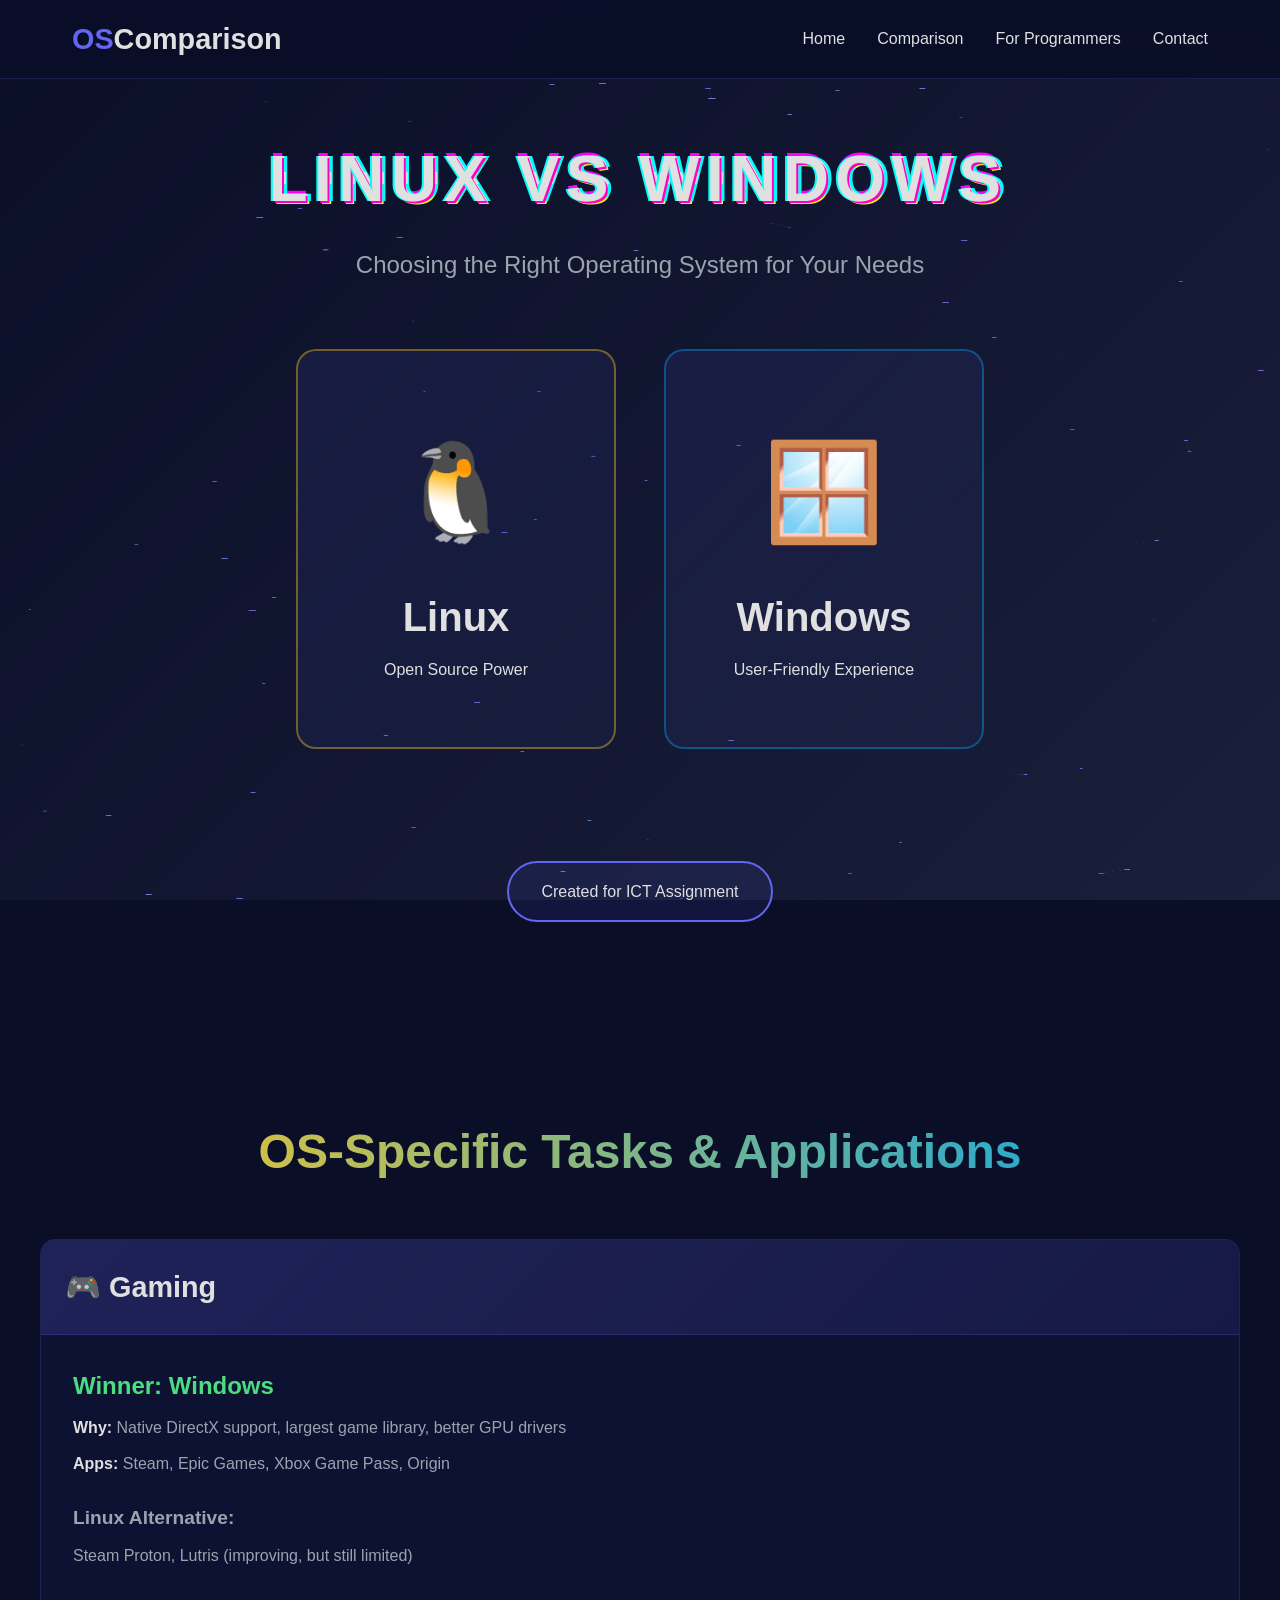
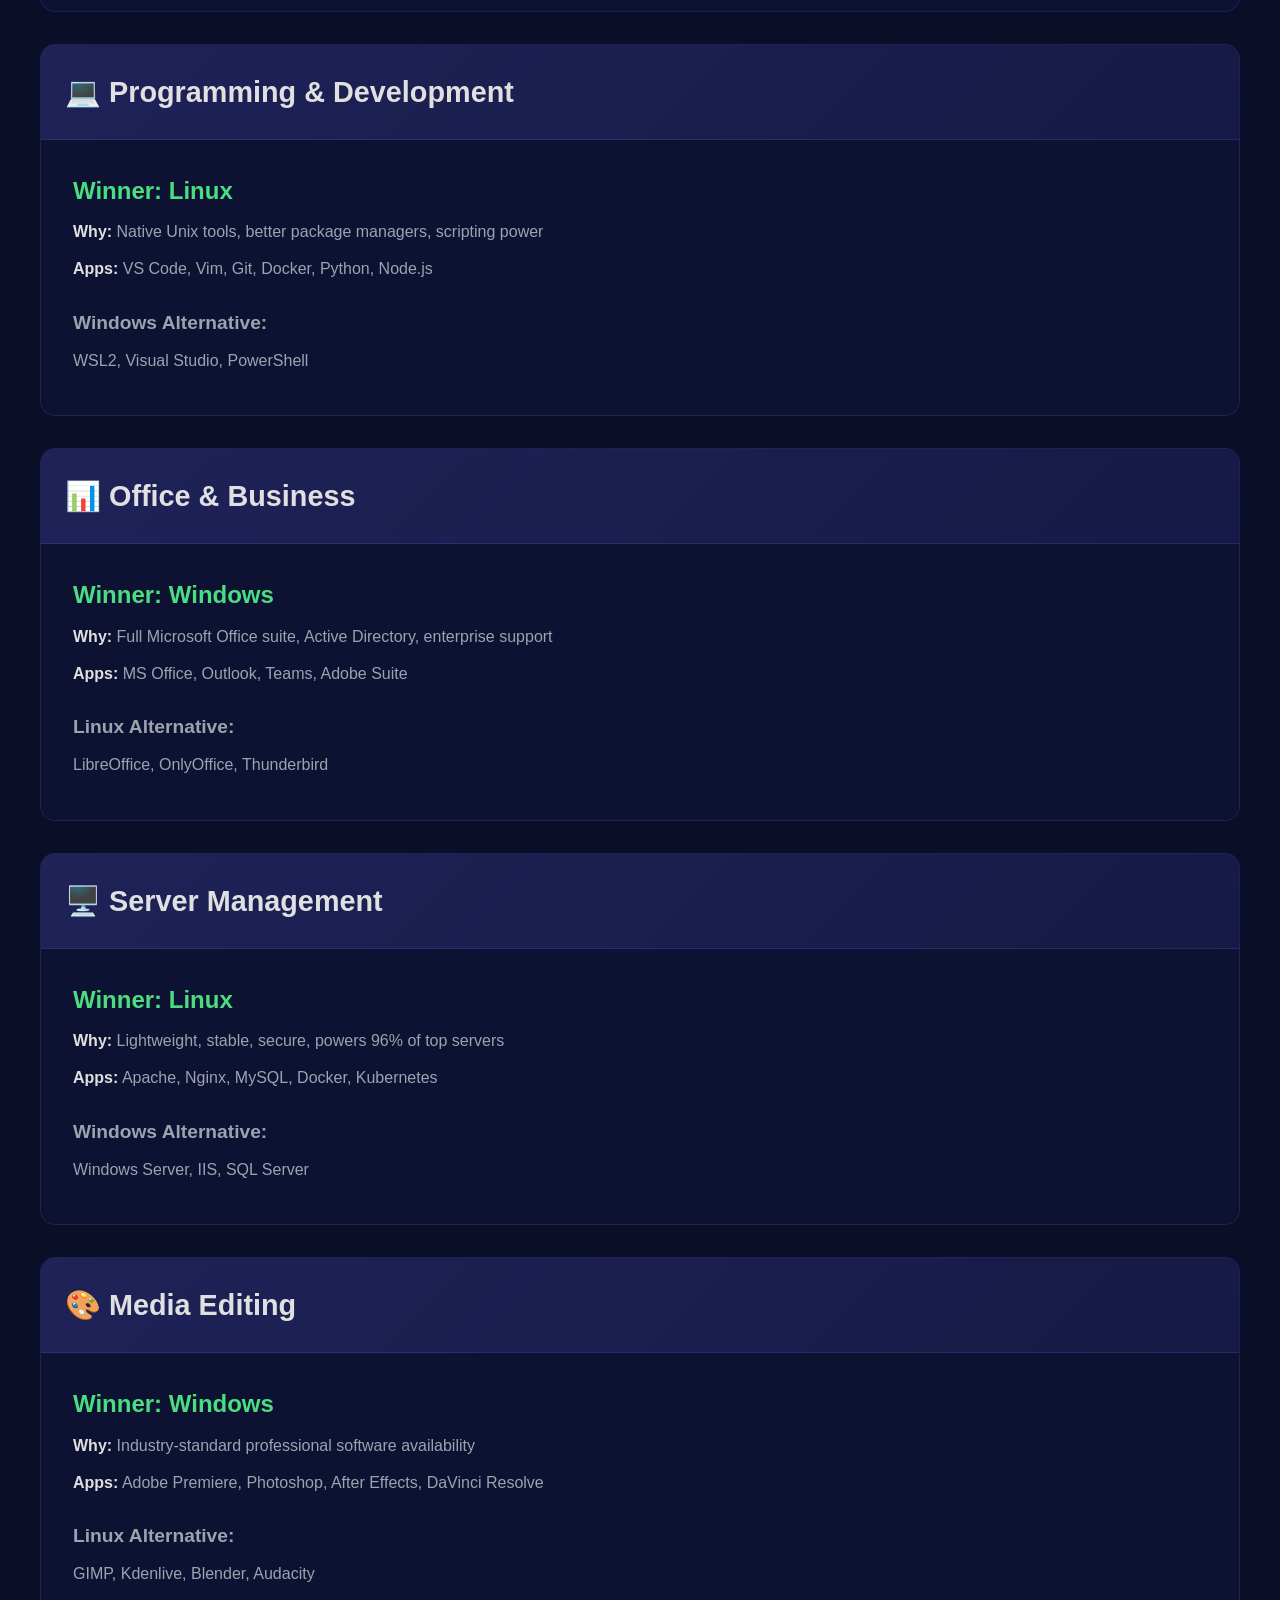
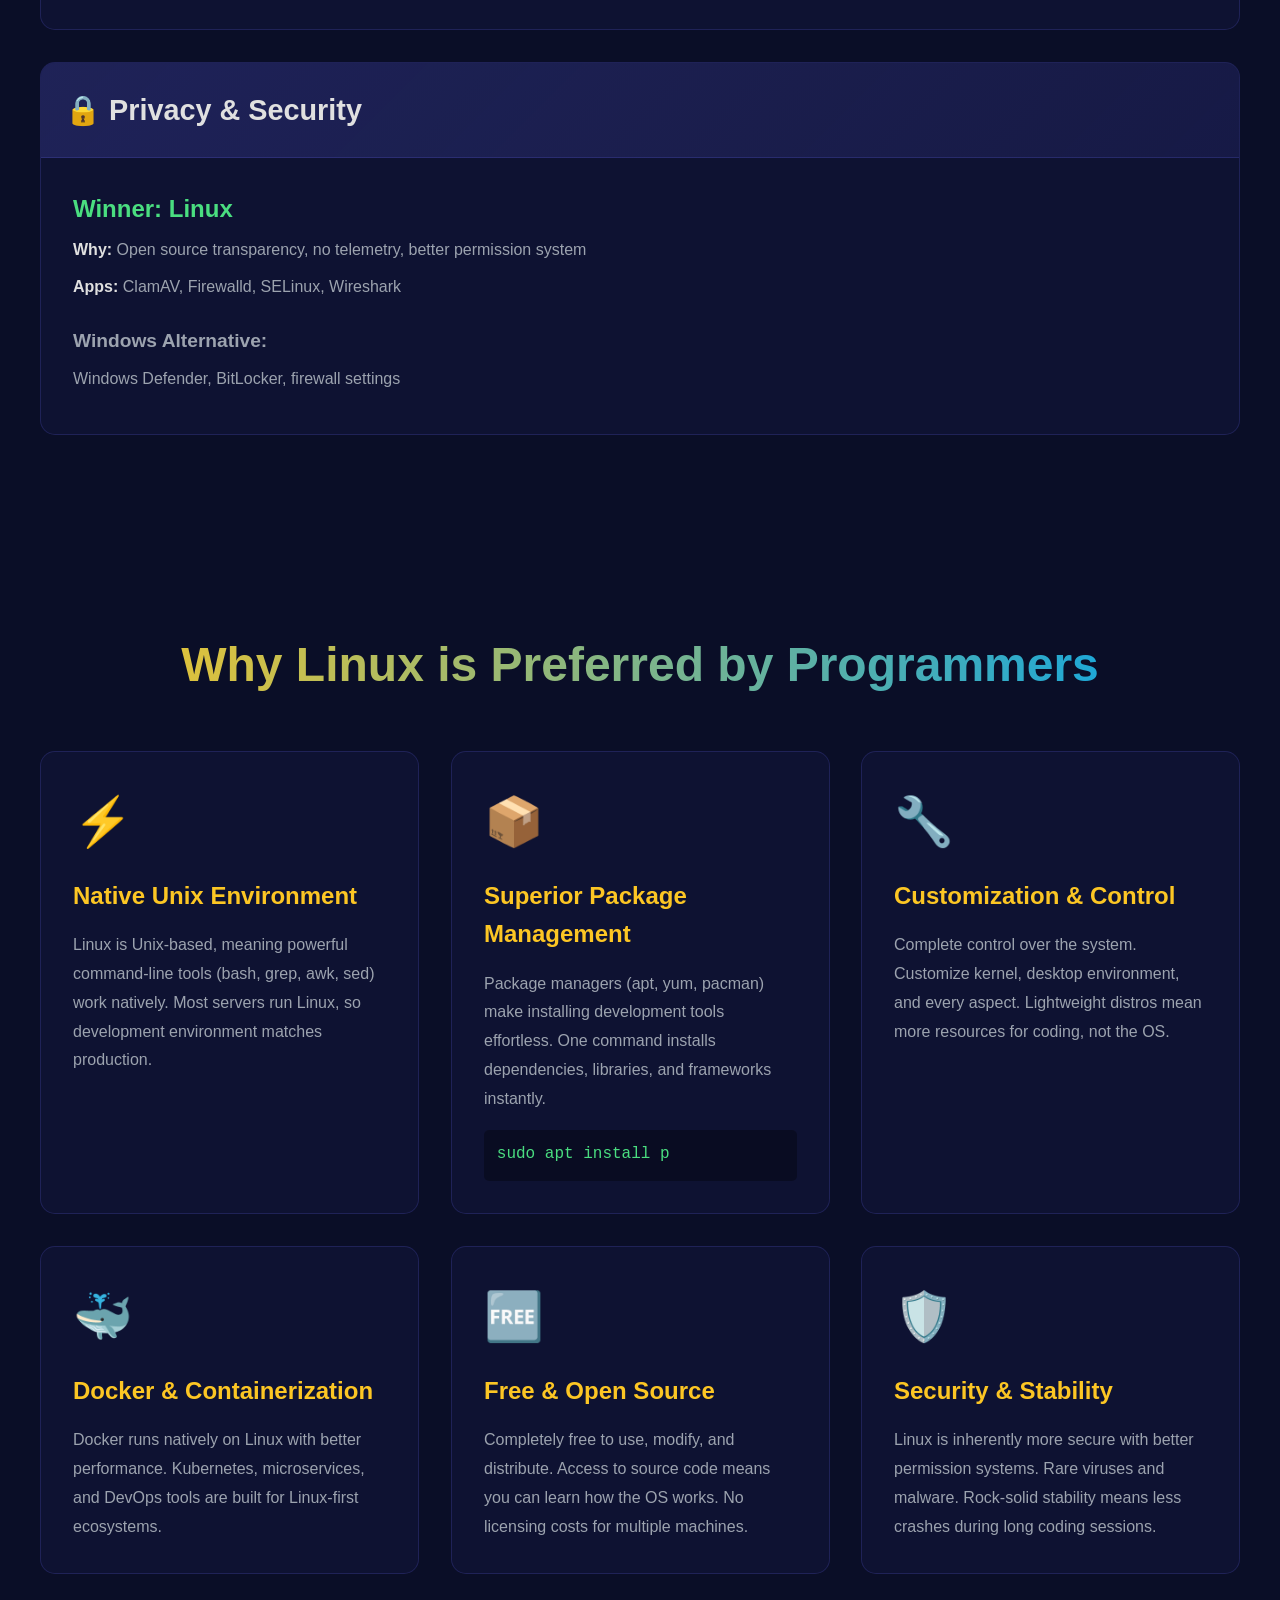
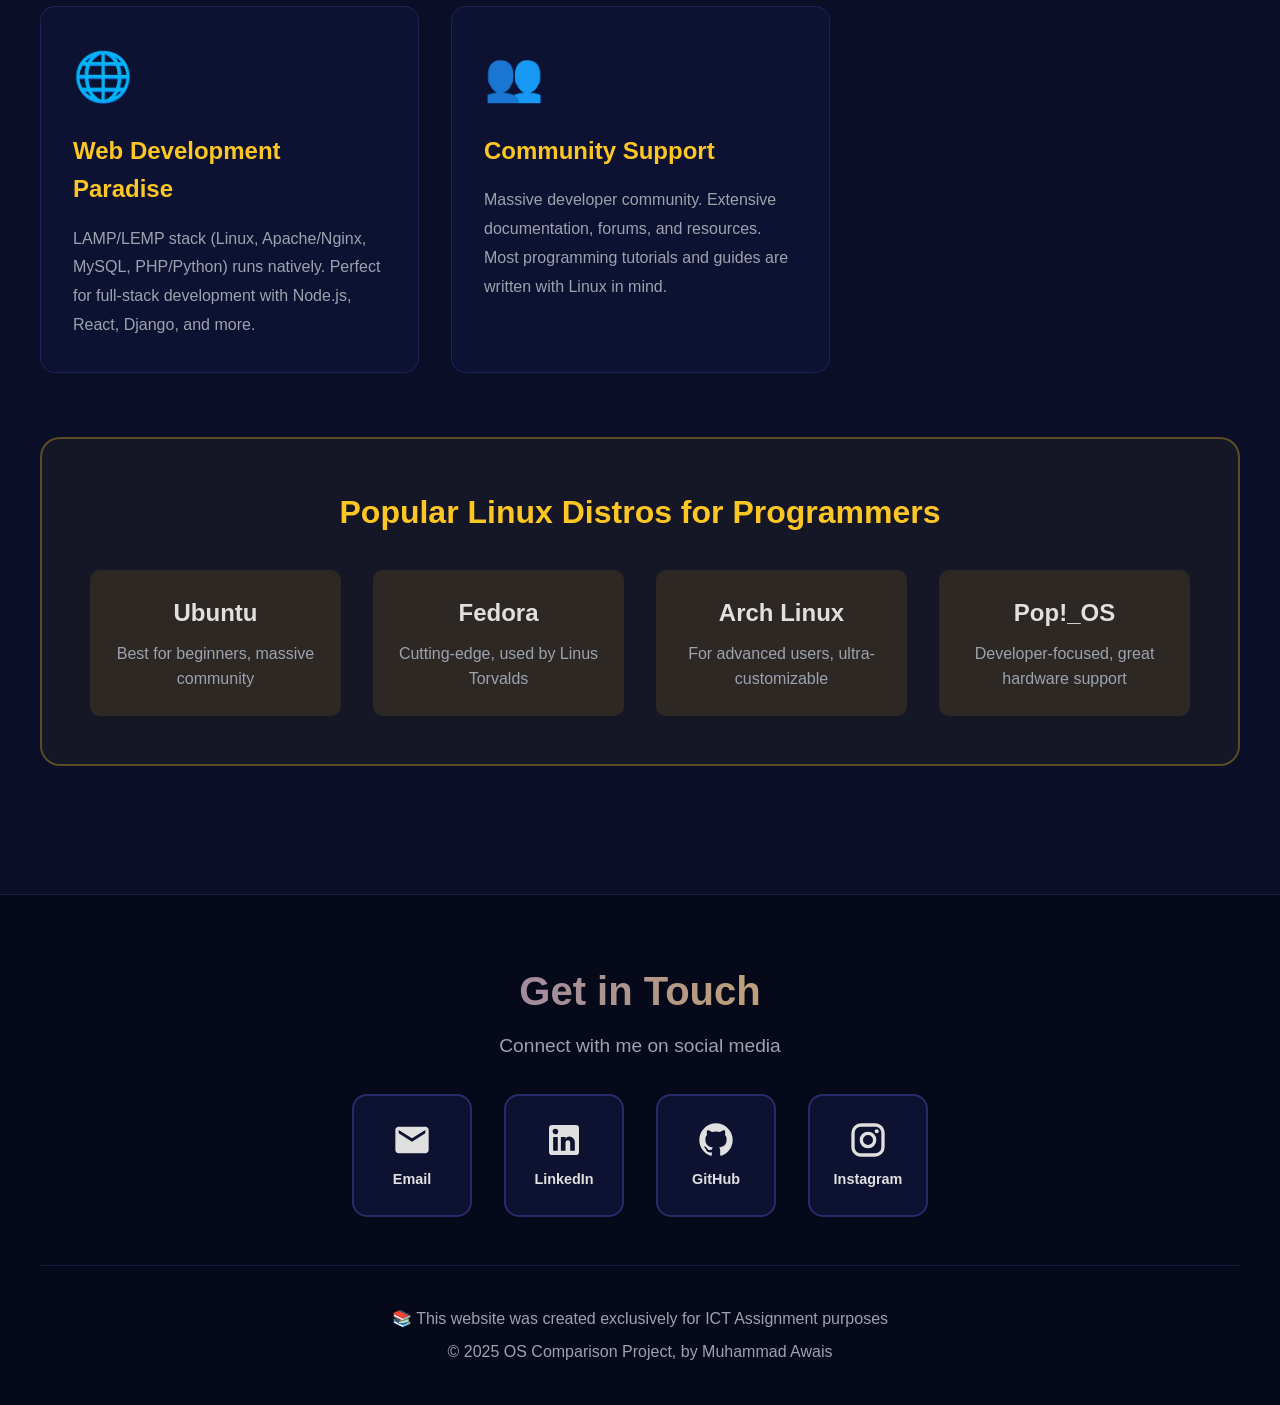
<file: Sem1/ICT_Web/index.html>
<!DOCTYPE html>
<html lang="en">
<head>
    <meta charset="UTF-8">
    <meta name="viewport" content="width=device-width, initial-scale=1.0">
    <title>Linux vs Windows - Which OS is Best?</title>
    <link rel="stylesheet" href="style.css">
</head>
<body>
    <!-- Navigation -->
    <nav class="navbar">
        <div class="nav-container">
            <div class="logo">OS<span>Comparison</span></div>
            <ul class="nav-menu">
                <li><a href="#home" class="nav-link">Home</a></li>
                <li><a href="#comparison" class="nav-link">Comparison</a></li>
                <li><a href="#programmers" class="nav-link">For Programmers</a></li>
                <li><a href="#contact" class="nav-link">Contact</a></li>
            </ul>
        </div>
    </nav>

    <!-- Particle Background -->
    <canvas id="particleCanvas"></canvas>

    <!-- Page 1: Hero Section -->
    <section id="home" class="hero-section">
        <div class="hero-content">
            <h1 class="glitch" data-text="Linux vs Windows">Linux vs Windows</h1>
            <p class="subtitle fade-in">Choosing the Right Operating System for Your Needs</p>
            <div class="os-cards">
                <div class="os-card linux-card">
                    <div class="card-inner">
                        <div class="card-front">
                            <div class="os-icon">🐧</div>
                            <h2>Linux</h2>
                            <p>Open Source Power</p>
                        </div>
                        <div class="card-back">
                            <h3>Linux</h3>
                            <ul>
                                <li>✓ Free & Open Source</li>
                                <li>✓ Highly Customizable</li>
                                <li>✓ Secure & Stable</li>
                                <li>✓ Developer Friendly</li>
                            </ul>
                        </div>
                    </div>
                </div>
                <div class="os-card windows-card">
                    <div class="card-inner">
                        <div class="card-front">
                            <div class="os-icon">🪟</div>
                            <h2>Windows</h2>
                            <p>User-Friendly Experience</p>
                        </div>
                        <div class="card-back">
                            <h3>Windows</h3>
                            <ul>
                                <li>✓ Easy to Use</li>
                                <li>✓ Wide Software Support</li>
                                <li>✓ Gaming Optimized</li>
                                <li>✓ Business Standard</li>
                            </ul>
                        </div>
                    </div>
                </div>
            </div>
            <div class="assignment-badge">
                <p>Created for ICT Assignment</p>
            </div>
        </div>
    </section>

    <!-- Page 2: Comparison Section -->
    <section id="comparison" class="comparison-section">
        <h2 class="section-title">OS-Specific Tasks & Applications</h2>
        <div class="comparison-container">
            <!-- Best for Gaming -->
            <div class="comparison-item">
                <div class="comparison-header">
                    <h3>🎮 Gaming</h3>
                </div>
                <div class="comparison-content">
                    <div class="winner">
                        <h4>Winner: Windows</h4>
                        <p><strong>Why:</strong> Native DirectX support, largest game library, better GPU drivers</p>
                        <p><strong>Apps:</strong> Steam, Epic Games, Xbox Game Pass, Origin</p>
                    </div>
                    <div class="runner-up">
                        <h4>Linux Alternative:</h4>
                        <p>Steam Proton, Lutris (improving, but still limited)</p>
                    </div>
                </div>
            </div>

            <!-- Best for Programming -->
            <div class="comparison-item">
                <div class="comparison-header">
                    <h3>💻 Programming & Development</h3>
                </div>
                <div class="comparison-content">
                    <div class="winner">
                        <h4>Winner: Linux</h4>
                        <p><strong>Why:</strong> Native Unix tools, better package managers, scripting power</p>
                        <p><strong>Apps:</strong> VS Code, Vim, Git, Docker, Python, Node.js</p>
                    </div>
                    <div class="runner-up">
                        <h4>Windows Alternative:</h4>
                        <p>WSL2, Visual Studio, PowerShell</p>
                    </div>
                </div>
            </div>

            <!-- Best for Office Work -->
            <div class="comparison-item">
                <div class="comparison-header">
                    <h3>📊 Office & Business</h3>
                </div>
                <div class="comparison-content">
                    <div class="winner">
                        <h4>Winner: Windows</h4>
                        <p><strong>Why:</strong> Full Microsoft Office suite, Active Directory, enterprise support</p>
                        <p><strong>Apps:</strong> MS Office, Outlook, Teams, Adobe Suite</p>
                    </div>
                    <div class="runner-up">
                        <h4>Linux Alternative:</h4>
                        <p>LibreOffice, OnlyOffice, Thunderbird</p>
                    </div>
                </div>
            </div>

            <!-- Best for Server Management -->
            <div class="comparison-item">
                <div class="comparison-header">
                    <h3>🖥️ Server Management</h3>
                </div>
                <div class="comparison-content">
                    <div class="winner">
                        <h4>Winner: Linux</h4>
                        <p><strong>Why:</strong> Lightweight, stable, secure, powers 96% of top servers</p>
                        <p><strong>Apps:</strong> Apache, Nginx, MySQL, Docker, Kubernetes</p>
                    </div>
                    <div class="runner-up">
                        <h4>Windows Alternative:</h4>
                        <p>Windows Server, IIS, SQL Server</p>
                    </div>
                </div>
            </div>

            <!-- Best for Media Editing -->
            <div class="comparison-item">
                <div class="comparison-header">
                    <h3>🎨 Media Editing</h3>
                </div>
                <div class="comparison-content">
                    <div class="winner">
                        <h4>Winner: Windows</h4>
                        <p><strong>Why:</strong> Industry-standard professional software availability</p>
                        <p><strong>Apps:</strong> Adobe Premiere, Photoshop, After Effects, DaVinci Resolve</p>
                    </div>
                    <div class="runner-up">
                        <h4>Linux Alternative:</h4>
                        <p>GIMP, Kdenlive, Blender, Audacity</p>
                    </div>
                </div>
            </div>

            <!-- Best for Privacy & Security -->
            <div class="comparison-item">
                <div class="comparison-header">
                    <h3>🔒 Privacy & Security</h3>
                </div>
                <div class="comparison-content">
                    <div class="winner">
                        <h4>Winner: Linux</h4>
                        <p><strong>Why:</strong> Open source transparency, no telemetry, better permission system</p>
                        <p><strong>Apps:</strong> ClamAV, Firewalld, SELinux, Wireshark</p>
                    </div>
                    <div class="runner-up">
                        <h4>Windows Alternative:</h4>
                        <p>Windows Defender, BitLocker, firewall settings</p>
                    </div>
                </div>
            </div>
        </div>
    </section>

    <!-- Page 3: Why Linux for Programmers -->
    <section id="programmers" class="programmers-section">
        <h2 class="section-title">Why Linux is Preferred by Programmers</h2>
        <div class="programmer-content">
            <div class="reason-cards">
                <div class="reason-card">
                    <div class="reason-icon">⚡</div>
                    <h3>Native Unix Environment</h3>
                    <p>Linux is Unix-based, meaning powerful command-line tools (bash, grep, awk, sed) work natively. Most servers run Linux, so development environment matches production.</p>
                </div>
                <div class="reason-card">
                    <div class="reason-icon">📦</div>
                    <h3>Superior Package Management</h3>
                    <p>Package managers (apt, yum, pacman) make installing development tools effortless. One command installs dependencies, libraries, and frameworks instantly.</p>
                    <code>sudo apt install python3 nodejs docker</code>
                </div>
                <div class="reason-card">
                    <div class="reason-icon">🔧</div>
                    <h3>Customization & Control</h3>
                    <p>Complete control over the system. Customize kernel, desktop environment, and every aspect. Lightweight distros mean more resources for coding, not the OS.</p>
                </div>
                <div class="reason-card">
                    <div class="reason-icon">🐳</div>
                    <h3>Docker & Containerization</h3>
                    <p>Docker runs natively on Linux with better performance. Kubernetes, microservices, and DevOps tools are built for Linux-first ecosystems.</p>
                </div>
                <div class="reason-card">
                    <div class="reason-icon">🆓</div>
                    <h3>Free & Open Source</h3>
                    <p>Completely free to use, modify, and distribute. Access to source code means you can learn how the OS works. No licensing costs for multiple machines.</p>
                </div>
                <div class="reason-card">
                    <div class="reason-icon">🛡️</div>
                    <h3>Security & Stability</h3>
                    <p>Linux is inherently more secure with better permission systems. Rare viruses and malware. Rock-solid stability means less crashes during long coding sessions.</p>
                </div>
                <div class="reason-card">
                    <div class="reason-icon">🌐</div>
                    <h3>Web Development Paradise</h3>
                    <p>LAMP/LEMP stack (Linux, Apache/Nginx, MySQL, PHP/Python) runs natively. Perfect for full-stack development with Node.js, React, Django, and more.</p>
                </div>
                <div class="reason-card">
                    <div class="reason-icon">👥</div>
                    <h3>Community Support</h3>
                    <p>Massive developer community. Extensive documentation, forums, and resources. Most programming tutorials and guides are written with Linux in mind.</p>
                </div>
            </div>

            <div class="popular-distros">
                <h3>Popular Linux Distros for Programmers</h3>
                <div class="distros-grid">
                    <div class="distro-item">
                        <h4>Ubuntu</h4>
                        <p>Best for beginners, massive community</p>
                    </div>
                    <div class="distro-item">
                        <h4>Fedora</h4>
                        <p>Cutting-edge, used by Linus Torvalds</p>
                    </div>
                    <div class="distro-item">
                        <h4>Arch Linux</h4>
                        <p>For advanced users, ultra-customizable</p>
                    </div>
                    <div class="distro-item">
                        <h4>Pop!_OS</h4>
                        <p>Developer-focused, great hardware support</p>
                    </div>
                </div>
            </div>
        </div>
    </section>

    <!-- Footer with Contact -->
    <footer id="contact" class="footer">
        <div class="footer-content">
            <h3>Get in Touch</h3>
            <p class="footer-subtitle">Connect with me on social media</p>
            <div class="social-links">
                <a href="mailto:mawaisqq@gmail.com" class="social-link" title="Email">
                    <svg viewBox="0 0 24 24" fill="currentColor">
                        <path d="M20 4H4c-1.1 0-1.99.9-1.99 2L2 18c0 1.1.9 2 2 2h16c1.1 0 2-.9 2-2V6c0-1.1-.9-2-2-2zm0 4l-8 5-8-5V6l8 5 8-5v2z"/>
                    </svg>
                    <span>Email</span>
                </a>
                <a href="https://www.linkedin.com/in/muhammad-awais-ai-engineer/" target="_blank" class="social-link" title="LinkedIn">
                    <svg viewBox="0 0 24 24" fill="currentColor">
                        <path d="M19 3a2 2 0 0 1 2 2v14a2 2 0 0 1-2 2H5a2 2 0 0 1-2-2V5a2 2 0 0 1 2-2h14m-.5 15.5v-5.3a3.26 3.26 0 0 0-3.26-3.26c-.85
                         0-1.84.52-2.32 1.3v-1.11h-2.79v8.37h2.79v-4.93c0-.77.62-1.4 1.39-1.4a1.4 1.4 0 0 1 1.4 1.4v4.93h2.79M6.88 8.56a1.68 1.68 
                         0 0 0 1.68-1.68c0-.93-.75-1.69-1.68-1.69a1.69 1.69 0 0 0-1.69 1.69c0 .93.76 1.68 1.69 1.68m1.39 9.94v-8.37H5.5v8.37h2.77z"/>
                    </svg>
                    <span>LinkedIn</span>
                </a>
                <a href="https://github.com/ik-awais" target="_blank" class="social-link" title="GitHub">
                    <svg viewBox="0 0 24 24" fill="currentColor">
                        <path d="M12 2A10 10 0 0 0 2 12c0 4.42 2.87 8.17 6.84 9.5.5.08.66-.23.66-.5v-1.69c-2.77.6-3.36-1.34-3.36-1.34-.46-1.16-1.11-1.47-1.11-1.47-.91-.62.07-.6.07-.6 
                        1 .07 1.53 1.03 1.53 1.03.87 1.52 2.34 1.07 2.91.83.09-.65.35-1.09.63-1.34-2.22-.25-4.55-1.11-4.55-4.92 0-1.11.38-2 1.03-2.71-.1-.25-.45-1.29.1-2.64 0 
                        0 .84-.27 2.75 1.02.79-.22 1.65-.33 2.5-.33.85 0 1.71.11 2.5.33 1.91-1.29 2.75-1.02 2.75-1.02.55 1.35.2 2.39.1 2.64.65.71 1.03 1.6 
                        1.03 2.71 0 3.82-2.34 4.66-4.57 4.91.36.31.69.92.69 1.85V21c0 .27.16.59.67.5C19.14 20.16 22 16.42 22 12A10 10 0 0 0 12 2z"/>
                    </svg>
                    <span>GitHub</span>
                </a>
                <a href="https://www.instagram.com/ik_.awais/" target="_blank" class="social-link" title="Instagram">
                    <svg viewBox="0 0 24 24" fill="currentColor">
                        <path d="M7.8 2h8.4C19.4 2 22 4.6 22 7.8v8.4a5.8 5.8 0 0 1-5.8 5.8H7.8C4.6 22 2 19.4 2 16.2V7.8A5.8 5.8 0 0 1 7.8 2m-.2 2A3.6 3.6 0 0 0 4 7.6v8.8C4 18.39 5.61 20 7.6 20h8.8a3.6 3.6 0 0 0 3.6-3.6V7.6C20 5.61 18.39 4 16.4 4H7.6m9.65 1.5a1.25 1.25 0 0 1 1.25 1.25A1.25 1.25 0 0 1 17.25 8 1.25 1.25 0 0 1 16 6.75a1.25 1.25 0 0 1 1.25-1.25M12 7a5 5 0 0 1 5 5 5 5 0 0 1-5 5 5 5 0 0 1-5-5 5 5 0 0 1 5-5m0 2a3 3 0 0 0-3 3 3 3 0 0 0 3 3 3 3 0 0 0 3-3 3 3 0 0 0-3-3z"/>
                    </svg>
                    <span>Instagram</span>
                </a>
            </div>
            <div class="footer-note">
                <p>📚 This website was created exclusively for ICT Assignment purposes</p>
                <p>© 2025 OS Comparison Project, by Muhammad Awais</p>
            </div>
        </div>
    </footer>

    <script src="script.js"></script>
</body>
</html>
</file>
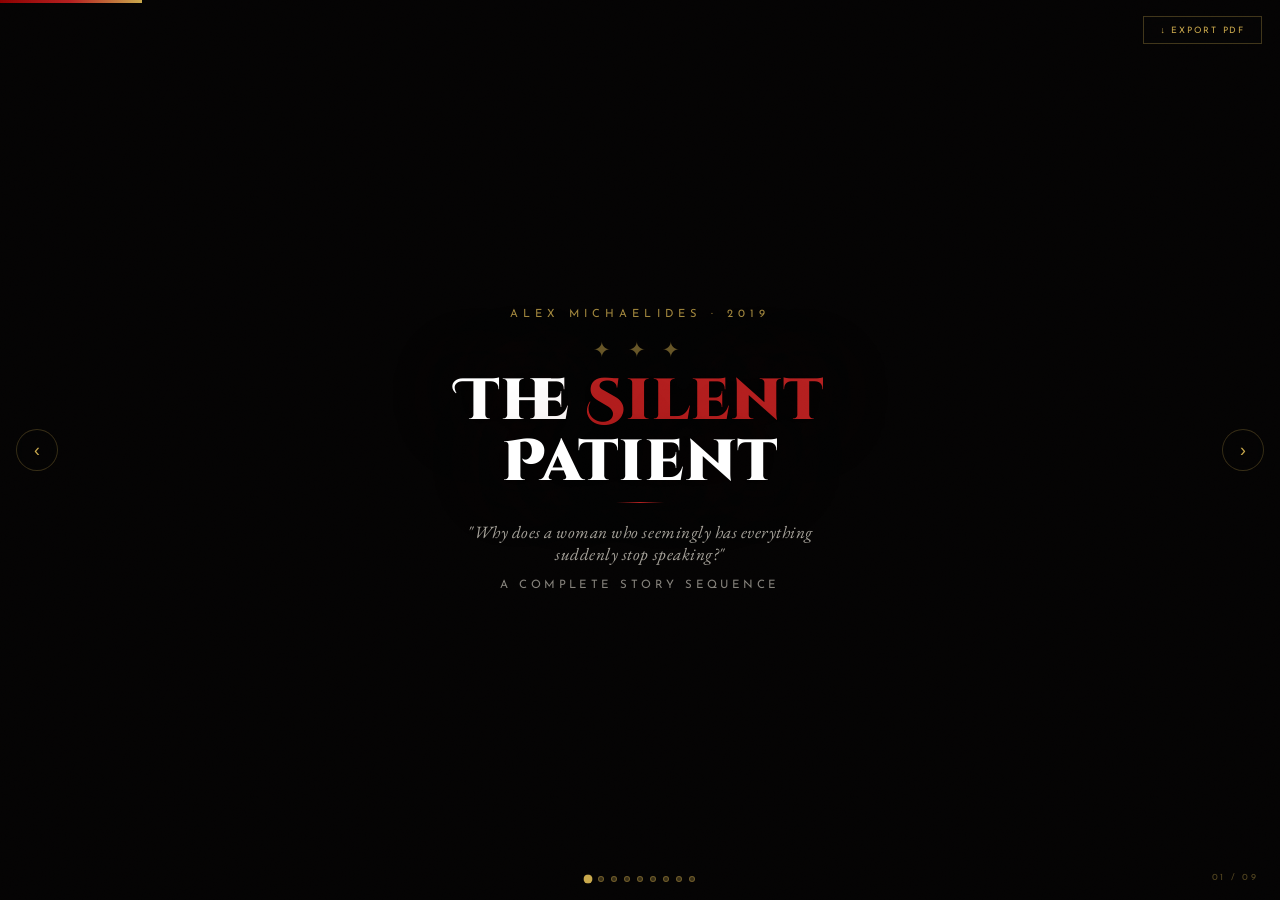
<file: novelPresentation/silent_patient_v5.html>
<!DOCTYPE html>
<html lang="en">
<head>
<meta charset="UTF-8">
<meta name="viewport" content="width=device-width, initial-scale=1.0">
<title>The Silent Patient: Story Sequence</title>
<link href="https://fonts.googleapis.com/css2?family=Cinzel+Decorative:wght@700;900&family=Cinzel:wght@400;600;700&family=EB+Garamond:ital,wght@0,400;0,500;0,600;1,400;1,500&family=Josefin+Sans:wght@200;300;400;600&display=swap" rel="stylesheet">
<style>
/* ══════════════════════════════════════════════
   ROOT & RESET
══════════════════════════════════════════════ */
:root {
  --black:   #060606;
  --red:     #8b0000;
  --crimson: #b52020;
  --gold:    #c9a84c;
  --gold-lt: #e8cc7a;
  --ivory:   #ede8dc;

  /* ── Uniform type scale ──────────────────────
     All font sizes use viewport-relative clamp()
     so one zoom level looks consistent on every slide.
     Base is 100vw at a 1280 px reference width.
  ─────────────────────────────────────────────── */
  --fs-label:  clamp(.55rem, .9vw,  .7rem);
  --fs-tag:    clamp(.75rem, 1.1vw, .88rem);
  --fs-body:   clamp(.88rem, 1.4vw, 1rem);
  --fs-pull:   clamp(.9rem,  1.5vw, 1.08rem);
  --fs-h2:     clamp(1.1rem, 2.2vw, 1.65rem);
  --fs-h1:     clamp(1.8rem, 4.5vw, 3.6rem);
  --fs-author: clamp(.58rem, .9vw,  .75rem);

  --pad-x: 5.5vw;
  --pad-b: 4.5vh;
  --content-w: 620px;
}

*, *::before, *::after { margin:0; padding:0; box-sizing:border-box; }

html, body {
  width:100vw; height:100vh;
  overflow:hidden;
  background:var(--black);
  font-family:'EB Garamond', Georgia, serif;
  color:var(--ivory);
  cursor:default;
}

/* Grain overlay */
body::after {
  content:'';
  position:fixed; inset:0;
  background-image:url("data:image/svg+xml,%3Csvg xmlns='http://www.w3.org/2000/svg' width='300' height='300'%3E%3Cfilter id='n'%3E%3CfeTurbulence type='fractalNoise' baseFrequency='0.75' numOctaves='4' stitchTiles='stitch'/%3E%3C/filter%3E%3Crect width='300' height='300' filter='url(%23n)' opacity='0.035'/%3E%3C/svg%3E");
  pointer-events:none; z-index:9000; mix-blend-mode:overlay;
}

/* Progress bar */
#progress {
  position:fixed; top:0; left:0; height:3px;
  background:linear-gradient(90deg, var(--red), var(--crimson), var(--gold));
  z-index:8000; transition:width .6s ease;
}

/* ══════════════════════════════════════════════
   SLIDES
══════════════════════════════════════════════ */
.slide {
  position:fixed; inset:0;
  display:flex; flex-direction:column;
  justify-content:center;   /* vertically centred */
  align-items:flex-start;   /* left-aligned by default */
  opacity:0; pointer-events:none;
  transition:opacity .9s ease, transform .9s ease;
  transform:scale(1.03);
  will-change:opacity,transform;
  overflow:hidden;
}
.slide.active  { opacity:1; pointer-events:all; transform:scale(1); }
.slide.exit    { opacity:0; transform:scale(.97); }

/* Full-bleed background */
.slide-bg {
  position:absolute; inset:0;
  background-size:cover; background-position:center; background-repeat:no-repeat;
  z-index:0; transition:transform 8s ease; transform:scale(1.06);
}
.slide.active .slide-bg { transform:scale(1); }

/* Scrims: full coverage so text is always readable regardless of position */
.scrim {
  position:absolute; inset:0; z-index:1;
  background:rgba(4,2,2,0.60);
}
.scrim-left {
  position:absolute; inset:0; z-index:1;
  background:linear-gradient(
    100deg,
    rgba(4,2,2,0.90) 0%,
    rgba(4,2,2,0.75) 40%,
    rgba(4,2,2,0.45) 65%,
    rgba(4,2,2,0.20) 100%
  );
}

/* ── Content box ── */
.slide-content {
  position:relative; z-index:2;
  padding: 7vh var(--pad-x);
  max-width:var(--content-w);
  width:100%;
}
/* Centred variant (title slide, epilogue) */
.slide-content.centered {
  max-width:760px;
  width:100%;
  text-align:center;
  align-self:center;
  padding: 7vh 5vw;
  display:flex; flex-direction:column; align-items:center;
}

/* ══════════════════════════════════════════════
   TYPOGRAPHY - all using CSS variables
══════════════════════════════════════════════ */
.label {
  font-family:'Josefin Sans', sans-serif;
  font-size:var(--fs-label);
  letter-spacing:.45em; text-transform:uppercase;
  color:var(--gold); opacity:.8; margin-bottom:.5rem;
}

.rule {
  width:48px; height:1px;
  background:linear-gradient(90deg, var(--crimson), transparent);
  margin:.6rem 0;
}
.rule.center { margin:.6rem auto; background:linear-gradient(90deg, transparent, var(--crimson), transparent); }

h1 {
  font-family:'Cinzel Decorative', serif;
  font-size:var(--fs-h1);
  font-weight:900; line-height:1.06; color:#fff;
  text-shadow:0 2px 24px rgba(0,0,0,.9), 0 0 80px rgba(139,0,0,.35);
  letter-spacing:.02em;
}
h1 em { color:var(--crimson); font-style:normal; }

h2 {
  font-family:'Cinzel', serif;
  font-size:var(--fs-h2);
  font-weight:700; color:var(--gold-lt); line-height:1.2;
  letter-spacing:.04em; text-shadow:0 2px 12px rgba(0,0,0,.8);
  margin-bottom:.4rem;
}

.tagline {
  font-family:'EB Garamond', serif;
  font-style:italic;
  font-size:var(--fs-pull);
  color:var(--ivory); opacity:.7; margin-top:.5rem; letter-spacing:.03em;
}

/* ── Bullets ── */
.bullets { list-style:none; margin-top:.9rem; }
.bullets li {
  font-size:var(--fs-body); line-height:1.55; color:var(--ivory); opacity:.93;
  padding:.35rem 0 .35rem 1.4rem; position:relative;
  border-bottom:1px solid rgba(201,168,76,.1);
}
.bullets li:last-child { border-bottom:none; }
.bullets li::before {
  content:''; position:absolute; left:0; top:50%; transform:translateY(-50%);
  width:5px; height:5px; border-radius:50%; background:var(--crimson);
  box-shadow:0 0 6px rgba(181,32,32,.7);
}
.bullets li strong { color:var(--gold-lt); font-weight:600; }

/* ── Pull quote ── */
.pull-quote {
  font-family:'EB Garamond', serif; font-style:italic;
  font-size:var(--fs-pull); color:var(--gold-lt);
  border-left:2px solid var(--crimson); padding:.4rem .9rem;
  margin-top:1rem; line-height:1.6; opacity:.9;
}

/* ── Author byline ── */
.author {
  font-family:'Josefin Sans', sans-serif;
  font-size:var(--fs-author); letter-spacing:.3em; text-transform:uppercase;
  color:var(--ivory); opacity:.55; margin-top:.9rem;
}

/* ── Ornament ── */
.ornament {
  font-size:1.3rem; color:var(--gold); opacity:.5;
  display:block; margin:.5rem 0; letter-spacing:.3em;
}

/* ══════════════════════════════════════════════
   TIMELINE (Slide 4)
══════════════════════════════════════════════ */
.timeline { margin-top:.8rem; padding-left:1.1rem; position:relative; }
.timeline::before {
  content:''; position:absolute; left:0; top:0; bottom:0; width:1px;
  background:linear-gradient(180deg, var(--crimson), rgba(139,0,0,0));
}
.tl-item { margin-bottom:.9rem; padding-left:.9rem; position:relative; }
.tl-item::before {
  content:''; position:absolute; left:-.43rem; top:.5rem;
  width:7px; height:7px; border-radius:50%; background:var(--crimson);
  box-shadow:0 0 8px rgba(181,32,32,.8);
}
.tl-lbl {
  font-family:'Josefin Sans', sans-serif;
  font-size:var(--fs-label); letter-spacing:.3em;
  text-transform:uppercase; color:var(--gold); opacity:.75; margin-bottom:.2rem;
}
.tl-text { font-size:var(--fs-body); color:var(--ivory); opacity:.88; line-height:1.5; }
.tl-text strong { color:var(--gold-lt); }

/* ══════════════════════════════════════════════
   ALCESTIS FRAME (Slide 8)
══════════════════════════════════════════════ */
.alcestis-block {
  display:grid; grid-template-columns:1fr 1.55fr;
  gap:1.6rem; align-items:center; margin-top:.8rem;
}
.painting-wrapper {
  border:2px solid rgba(201,168,76,.35); position:relative;
  overflow:hidden;
  box-shadow:0 0 40px rgba(139,0,0,.4), inset 0 0 20px rgba(0,0,0,.6);
  max-height:42vh;
}
.painting-wrapper img {
  width:100%; height:100%; object-fit:cover; display:block;
  filter:sepia(.25) contrast(1.1) brightness(.85);
  transition:transform 6s ease;
}
.slide.active .painting-wrapper img { transform:scale(1.04); }
.painting-caption {
  position:absolute; bottom:0; left:0; right:0;
  font-family:'Cinzel', serif; font-size:.5rem; letter-spacing:.28em;
  text-align:center; color:var(--gold); opacity:.6;
  padding:.35rem; background:rgba(0,0,0,.5); text-transform:uppercase;
}
.painting-wrapper::before, .painting-wrapper::after {
  content:''; position:absolute; width:16px; height:16px;
  border-color:var(--gold); border-style:solid; opacity:.5; z-index:3;
}
.painting-wrapper::before { top:-1px; left:-1px; border-width:2px 0 0 2px; }
.painting-wrapper::after  { bottom:-1px; right:-1px; border-width:0 2px 2px 0; }

/* ══════════════════════════════════════════════
   NAV ARROWS
══════════════════════════════════════════════ */
.nav-btn {
  position:fixed; top:50%; transform:translateY(-50%);
  z-index:7000; background:rgba(8,8,8,.35);
  border:1px solid rgba(201,168,76,.25); color:var(--gold);
  width:42px; height:42px; border-radius:50%;
  display:flex; align-items:center; justify-content:center;
  cursor:pointer; font-size:1.1rem; backdrop-filter:blur(6px);
  transition:background .3s, border-color .3s; user-select:none;
}
.nav-btn:hover { background:rgba(139,0,0,.45); border-color:var(--gold); }
#prev { left:16px; }
#next { right:16px; }

/* ── Dots ── */
#dots {
  position:fixed; bottom:18px; left:50%; transform:translateX(-50%);
  display:flex; gap:7px; z-index:7000;
}
.dot {
  width:6px; height:6px; border-radius:50%;
  background:rgba(201,168,76,.25); border:1px solid rgba(201,168,76,.4);
  cursor:pointer; transition:all .3s;
}
.dot.on { background:var(--gold); transform:scale(1.5); }

/* ── Slide number ── */
#slide-num {
  position:fixed; bottom:18px; right:22px;
  font-family:'Josefin Sans', sans-serif;
  font-size:.58rem; letter-spacing:.25em;
  color:var(--gold); opacity:.4; z-index:7000;
}

/* ── Export ── */
#export-btn {
  position:fixed; top:16px; right:18px; z-index:7000;
  font-family:'Josefin Sans', sans-serif;
  font-size:.55rem; letter-spacing:.2em; text-transform:uppercase;
  color:var(--gold); background:rgba(8,8,8,.4);
  border:1px solid rgba(201,168,76,.3);
  padding:.5rem 1rem; cursor:pointer; backdrop-filter:blur(8px);
  transition:background .3s;
}
#export-btn:hover { background:rgba(139,0,0,.45); }

/* ══════════════════════════════════════════════
   RESPONSIVE
══════════════════════════════════════════════ */
@media (max-width:640px) {
  .slide-content { padding:0 5vw 10vw; }
  .alcestis-block { grid-template-columns:1fr; }
}

/* ── Print ── */
@media print {
  body { overflow:visible; }
  .slide {
    position:relative !important; opacity:1 !important;
    transform:none !important; pointer-events:all !important;
    page-break-after:always; height:100vh; display:flex !important;
  }
  .slide-bg { transform:none !important; }
  .nav-btn, #dots, #slide-num, #export-btn, #progress { display:none !important; }
}
</style>
</head>
<body>

<div id="progress"></div>
<button id="export-btn" onclick="window.print()">↓ Export PDF</button>

<!-- ══════════════════════════════════════════════
     SLIDE 1 · TITLE
══════════════════════════════════════════════ -->
<div class="slide active" id="s1" style="align-items:center;">
  <div class="slide-bg" style="
    background-image:url('https://images.stockcake.com/public/7/3/0/730c2189-6cec-4ec6-bb8e-0ca917fd0bc6_large/painter-s-dark-obsession-stockcake.jpg');
  "></div>
  <div class="scrim"></div>
  <div class="slide-content centered">
    <div class="label">Alex Michaelides · 2019</div>
    <span class="ornament">✦ ✦ ✦</span>
    <h1>The <em>Silent</em><br>Patient</h1>
    <div class="rule center"></div>
    <p class="tagline">"Why does a woman who seemingly has everything<br>suddenly stop speaking?"</p>
    <p class="author">A Complete Story Sequence</p>
  </div>
</div>

<!-- ══════════════════════════════════════════════
     SLIDE 2 · PROLOGUE
     Image: dark crime-scene bedroom / woman found silent
══════════════════════════════════════════════ -->
<div class="slide" id="s2">
  <div class="slide-bg" style="
    background-image:url('slide2 .jpg');
    background-position:center top;
  "></div>
  <div class="scrim-left"></div>
  <div class="slide-content">
    <div class="label">Prologue</div>
    <h2>The Night of Five Shots</h2>
    <div class="rule"></div>
    <ul class="bullets">
      <li><strong>Alicia Berenson</strong> ties her husband Gabriel to a chair in their studio</li>
      <li>She fires a gun into his face, <strong>five times</strong>, then falls completely silent</li>
      <li>Discovered by police, sitting amid the wreckage, <strong>unresponsive</strong></li>
      <li>Committed indefinitely to <strong>The Grove</strong>, a secure psychiatric unit</li>
      <li>She never speaks <strong>another word</strong> to anyone, ever again</li>
      <li>Her sole act of expression: a self-portrait titled <strong>Alcestis</strong></li>
    </ul>
    <div class="pull-quote">"She said nothing. And kept saying nothing."</div>
  </div>
</div>

<!-- ══════════════════════════════════════════════
     SLIDE 3 · EARLY SESSIONS (Ch 1–4)
     Image: haunted hospital / asylum corridor
══════════════════════════════════════════════ -->
<div class="slide" id="s3">
  <div class="slide-bg" style="
    background-image:url('slide3.jpg');
    background-position:center top;
  "></div>
  <div class="scrim-left"></div>
  <div class="slide-content">
    <div class="label">Part One · Chapters 1–4</div>
    <h2>Theo Enters The Grove</h2>
    <div class="rule"></div>
    <ul class="bullets">
      <li><strong>Theo Faber</strong>, criminal psychotherapist, is obsessed with Alicia's case</li>
      <li>He manoeuvres his way into <strong>The Grove</strong> as her new lead therapist</li>
      <li>Pores over her file, studies the <strong>Alcestis</strong> painting for hidden meaning</li>
      <li>First sessions: Alicia stares through him: <strong>completely unreachable</strong></li>
      <li>She finally hands him a <strong>diary</strong>, her only act of communication</li>
      <li>The diary covers her life, her marriage, and <strong>a growing, unnamed dread</strong></li>
    </ul>
    <div class="pull-quote">"She looked through me as though I were made of glass."</div>
  </div>
</div>

<!-- ══════════════════════════════════════════════
     SLIDE 4 · DIARY TIMELINE
     Image: Gothic dark-academia scholar, journal & candlelight
══════════════════════════════════════════════ -->
<div class="slide" id="s4">
  <div class="slide-bg" style="
    background-image:url('slide4.jpg');
    background-position:right center;
  "></div>
  <div class="scrim-left"></div>
  <div class="slide-content">
    <div class="label">Alicia's Diary · Pre-Murder Events</div>
    <h2>A Life Unravelling</h2>
    <div class="rule"></div>
    <div class="timeline">
      <div class="tl-item">
        <div class="tl-lbl">A Perfect Beginning</div>
        <div class="tl-text">Meets <strong>Gabriel</strong>, a fashion photographer. Their marriage feels like rescue from a troubled past.</div>
      </div>
      <div class="tl-item">
        <div class="tl-lbl">The Childhood Wound</div>
        <div class="tl-text">Alicia's mother <strong>died by suicide</strong> when Alicia was a child, a wound she never spoke of and never healed.</div>
      </div>
      <div class="tl-item">
        <div class="tl-lbl">The Stalker Appears</div>
        <div class="tl-text"><strong>Anonymous notes</strong> arrive. She feels watched. Someone breaks into their home. Fear hardens into paranoia.</div>
      </div>
      <div class="tl-item">
        <div class="tl-lbl">The Night of the 'Game'</div>
        <div class="tl-text">Alicia ties Gabriel to a chair; she calls it a game. She picks up a gun. <strong>She fires. Five times.</strong></div>
      </div>
    </div>
  </div>
</div>

<!-- ══════════════════════════════════════════════
     SLIDE 5 · THERAPY ESCALATION (Ch 5–10)
     Image: dark art studio / decaying room with light
══════════════════════════════════════════════ -->
<div class="slide" id="s5">
  <div class="slide-bg" style="
    background-image:url('https://images.stockcake.com/public/7/1/5/7153cb33-96ac-4ffa-b9fc-b591d334ccd9_large/light-amid-decay-stockcake.jpg');
    background-position:center;
  "></div>
  <div class="scrim-left"></div>
  <div class="slide-content">
    <div class="label">Part One · Chapters 5–10</div>
    <h2>Escalation &amp; Betrayal</h2>
    <div class="rule"></div>
    <ul class="bullets">
      <li><strong>Art therapy</strong> sessions begin; Alicia paints, still wholly silent</li>
      <li>Without warning she <strong>attacks Theo</strong> violently during a session</li>
      <li>Theo scrutinises Grove staff, each one concealing <strong>their own secrets</strong></li>
      <li>He follows his wife <strong>Kathy</strong> and discovers she is having an affair</li>
      <li>He does not confront her; he watches, silently, <strong>obsessively</strong></li>
      <li>The diary reveals the stalker is growing <strong>bolder and more threatening</strong></li>
    </ul>
    <div class="pull-quote">"Every marriage has its silences.<br>This one had been weaponised."</div>
  </div>
</div>

<!-- ══════════════════════════════════════════════
     SLIDE 6 · COLLAPSE & INVESTIGATION (Ch 11–17)
     Image: veiled gothic mourning figure
══════════════════════════════════════════════ -->
<div class="slide" id="s6">
  <div class="slide-bg" style="
    background-image:url('slide6 .jpg');
    background-position:center top;
  "></div>
  <div class="scrim-left"></div>
  <div class="slide-content">
    <div class="label">Part One · Chapters 11–17</div>
    <h2>Collapse &amp; Investigation</h2>
    <div class="rule"></div>
    <ul class="bullets">
      <li>Attempted <strong>hypnosis</strong> on Alicia; it fails entirely</li>
      <li>Theo's own therapy sessions surface <strong>abuse by his father</strong>, his buried wound</li>
      <li>Alicia suffers a <strong>morphine overdose</strong> and falls into a coma</li>
      <li>Theo suspects the overdose was <strong>deliberate; someone inside The Grove</strong></li>
      <li>He investigates each staff member: Yianni, Diomedes, Christian, Stephanie</li>
      <li>Police <strong>re-open</strong> the Gabriel Berenson murder case</li>
    </ul>
    <div class="pull-quote">"Someone wanted her silent forever.<br>Not merely mute."</div>
  </div>
</div>

<!-- ══════════════════════════════════════════════
     SLIDE 7 · BREAKTHROUGH: SHE SPEAKS (Part 2, Ch 1–8)
     Image: figure emerging from darkness into light
══════════════════════════════════════════════ -->
<div class="slide" id="s7">
  <div class="slide-bg" style="
    background-image:url('slide7.jpg');
    background-position:right center;
  "></div>
  <div class="scrim-left"></div>
  <div class="slide-content">
    <div class="label">Part Two · Chapters 1–8</div>
    <h2>She Speaks</h2>
    <div class="rule"></div>
    <ul class="bullets">
      <li>Alicia <strong>wakes from the coma</strong>, visibly altered; something has shifted</li>
      <li>Theo uncovers the root of her <strong>deepest childhood trauma</strong></li>
      <li>Her first words in years: she describes <strong>a masked man</strong> who entered their home the night of the murder</li>
      <li>The masked man <strong>spoke to Gabriel</strong>; Gabriel's reaction changed everything</li>
      <li>Theo confronts <strong>Kathy</strong> directly, naming the man she has been seeing</li>
      <li>The truth begins to surface <strong>like a body rising through dark water</strong></li>
    </ul>
    <div class="pull-quote">"She finally spoke. And the silence became<br>far more terrifying than before."</div>
  </div>
</div>

<!-- ══════════════════════════════════════════════
     SLIDE 8 · ALCESTIS
     Image: Leighton's actual Alcestis painting (public domain, Wikimedia Commons)
══════════════════════════════════════════════ -->
<div class="slide" id="s8">
  <div class="slide-bg" style="
    background-image:url('slide8 .jpg');
    background-position:center center;
    background-size:cover;
  "></div>
  <div class="scrim"></div>
  <div class="slide-content" style="max-width:860px; align-self:center; text-align:left;">
    <div class="label">The Painting · The Myth · The Confession</div>
    <h2>Alcestis</h2>
    <div class="rule"></div>
    <div class="alcestis-block">
      <div class="painting-wrapper">
        <img
          src="slide8 .jpg"
          alt="Hercules Wrestling with Death for the Body of Alcestis - Frederic Leighton, 1869-71"
          loading="lazy"
        >
        <div class="painting-caption">Hercules Wrestling with Death for the Body of Alcestis · Frederic Lord Leighton · c.1869–71</div>
      </div>
      <div>
        <p style="font-size:var(--fs-body);line-height:1.65;color:var(--ivory);opacity:.88;margin-bottom:.8rem;">
          In Euripides' tragedy, <strong style="color:var(--gold-lt)">Alcestis</strong> agrees to die in her husband's place: a sacrifice born of love, or perhaps of something far darker. She is rescued from death, yet when reunited with him she <em>refuses to speak</em>. She too falls silent. She too is misunderstood by all who surround her.
        </p>
        <ul class="bullets">
          <li>Alicia paints herself as Alcestis, <strong>mouth open, wordless</strong></li>
          <li>The brush drips <strong>red</strong>; rotting apples and maggots surround her figure</li>
          <li>A <strong>shadowy male figure</strong> lurks deep in the background</li>
          <li>The painting is her <strong>confession</strong>, for those who can read it</li>
        </ul>
        <div class="pull-quote" style="margin-top:.9rem;">"A painting about silence.<br>A scream that no one heard."</div>
      </div>
    </div>
  </div>
</div>

<!-- ══════════════════════════════════════════════
     SLIDE 9 · EPILOGUE
     Image: shadows and light, haunting, cold, final
══════════════════════════════════════════════ -->
<div class="slide" id="s9" style="align-items:center;">
  <div class="slide-bg" style="
    background-image:url('https://images.stockcake.com/public/2/c/8/2c87059b-e8b9-45c3-97bd-fff3948bf5ed_large/shadows-meet-light-stockcake.jpg');
    background-position:center;
  "></div>
  <div class="scrim"></div>
  <div class="slide-content centered">
    <div class="label">Epilogue · Final Act</div>
    <span class="ornament">✦</span>
    <h2 style="text-align:center; font-size:var(--fs-h2);">Snow Falls.<br>A Cell. Silence.</h2>
    <div class="rule center"></div>
    <ul class="bullets" style="text-align:left; width:100%; max-width:520px;">
      <li>A <strong>final diary entry</strong>: Alicia's last written words are at last revealed</li>
      <li>A <strong>final artwork</strong> left behind, her only legacy from The Grove</li>
      <li><strong>Theo sits in a cell</strong>; the truth has turned everything inside out</li>
      <li>Snow falls past <strong>barred windows</strong>, cold and indifferent to guilt</li>
      <li>Alicia's ultimate fate is left <strong>deliberately, hauntingly unresolved</strong></li>
      <li>The reader must go back to page one: <strong>nothing was what it seemed</strong></li>
    </ul>
    <div class="pull-quote" style="text-align:center; border-left:none; border-top:1px solid rgba(181,32,32,.4); padding-top:.9rem; margin-top:.9rem;">
      "In the end, silence was not her punishment.<br>It was her power."
    </div>
    <p class="author" style="margin-top:1.2rem;">The Silent Patient · Alex Michaelides · Celadon Books</p>
  </div>
</div>

<!-- NAV -->
<button class="nav-btn" id="prev" aria-label="Previous">&#8249;</button>
<button class="nav-btn" id="next" aria-label="Next">&#8250;</button>
<div id="dots"></div>
<div id="slide-num"></div>

<script>
  const TOTAL = 9;
  let cur = 1;

  const dotsEl = document.getElementById('dots');
  for (let i = 1; i <= TOTAL; i++) {
    const d = document.createElement('div');
    d.className = 'dot' + (i === 1 ? ' on' : '');
    d.onclick = () => go(i);
    dotsEl.appendChild(d);
  }

  function go(n) {
    if (n < 1 || n > TOTAL || n === cur) return;
    const prev = document.getElementById('s' + cur);
    prev.classList.add('exit');
    setTimeout(() => prev.classList.remove('active', 'exit'), 850);
    cur = n;
    document.getElementById('s' + cur).classList.add('active');
    document.querySelectorAll('.dot').forEach((d, i) => d.classList.toggle('on', i === cur - 1));
    document.getElementById('slide-num').textContent = String(cur).padStart(2,'0') + ' / ' + String(TOTAL).padStart(2,'0');
    document.getElementById('progress').style.width = (cur / TOTAL * 100) + '%';
  }

  document.getElementById('prev').onclick = () => go(cur - 1);
  document.getElementById('next').onclick = () => go(cur + 1);

  document.addEventListener('keydown', e => {
    if (e.key === 'ArrowRight' || e.key === ' ') go(cur + 1);
    if (e.key === 'ArrowLeft') go(cur - 1);
  });

  let tx = 0;
  document.addEventListener('touchstart', e => { tx = e.touches[0].clientX; }, { passive:true });
  document.addEventListener('touchend', e => {
    const dx = tx - e.changedTouches[0].clientX;
    if (Math.abs(dx) > 45) go(cur + (dx > 0 ? 1 : -1));
  });

  document.getElementById('slide-num').textContent = '01 / 0' + TOTAL;
  document.getElementById('progress').style.width = (1 / TOTAL * 100) + '%';
</script>
</body>
</html>
</file>
<file: Sem1/ICT_Web/style.css>
* {
    margin: 0;
    padding: 0;
    box-sizing: border-box;
}

:root {
    --linux-color: #FCC624;
    --windows-color: #00A4EF;
    --dark-bg: #0a0e27;
    --darker-bg: #060918;
    --text-light: #e0e0e0;
    --text-dark: #9ca3af;
    --accent: #6366f1;
}

body {
    font-family: 'Segoe UI', Tahoma, Geneva, Verdana, sans-serif;
    background: var(--dark-bg);
    color: var(--text-light);
    overflow-x: hidden;
    line-height: 1.6;
}

/* Particle Canvas */
#particleCanvas {
    position: fixed;
    top: 0;
    left: 0;
    width: 100%;
    height: 100%;
    z-index: -1;
    background: linear-gradient(135deg, #0a0e27 0%, #1a1f3a 100%);
}

/* Navigation */
.navbar {
    position: fixed;
    top: 0;
    width: 100%;
    background: rgba(10, 14, 39, 0.95);
    backdrop-filter: blur(10px);
    padding: 1rem 0;
    z-index: 1000;
    border-bottom: 1px solid rgba(99, 102, 241, 0.2);
}

.nav-container {
    max-width: 1200px;
    margin: 0 auto;
    padding: 0 2rem;
    display: flex;
    justify-content: space-between;
    align-items: center;
}

.logo {
    font-size: 1.8rem;
    font-weight: bold;
    color: var(--accent);
}

.logo span {
    color: var(--text-light);
}

.nav-menu {
    display: flex;
    list-style: none;
    gap: 2rem;
}

.nav-link {
    color: var(--text-light);
    text-decoration: none;
    font-weight: 500;
    transition: all 0.3s ease;
    position: relative;
}

.nav-link::after {
    content: '';
    position: absolute;
    bottom: -5px;
    left: 0;
    width: 0;
    height: 2px;
    background: var(--accent);
    transition: width 0.3s ease;
}

.nav-link:hover::after {
    width: 100%;
}

.nav-link:hover {
    color: var(--accent);
}

/* Hero Section */
.hero-section {
    min-height: 100vh;
    display: flex;
    align-items: center;
    justify-content: center;
    padding: 8rem 2rem 4rem;
}

.hero-content {
    text-align: center;
    max-width: 1200px;
}

/* Glitch Effect */
.glitch {
    font-size: 4rem;
    font-weight: 900;
    text-transform: uppercase;
    position: relative;
    color: var(--text-light);
    letter-spacing: 0.1em;
    animation: glitch-skew 1s infinite;
    text-shadow: 
        0.05em 0 0 #00fffc,
        -0.03em -0.04em 0 #fc00ff,
        0.025em 0.04em 0 #fffc00;
}

.glitch::before,
.glitch::after {
    content: attr(data-text);
    position: absolute;
    top: 0;
    left: 0;
    width: 100%;
    height: 100%;
}

.glitch::before {
    left: 2px;
    text-shadow: -2px 0 #ff00c1;
    clip: rect(44px, 450px, 56px, 0);
    animation: glitch-anim 5s infinite linear alternate-reverse;
}

.glitch::after {
    left: -2px;
    text-shadow: -2px 0 #00fff9, 2px 2px #ff00c1;
    animation: glitch-anim2 1s infinite linear alternate-reverse;
}

@keyframes glitch-anim {
    0% { clip: rect(31px, 9999px, 94px, 0); }
    20% { clip: rect(85px, 9999px, 40px, 0); }
    40% { clip: rect(65px, 9999px, 73px, 0); }
    60% { clip: rect(20px, 9999px, 10px, 0); }
    80% { clip: rect(50px, 9999px, 90px, 0); }
    100% { clip: rect(70px, 9999px, 30px, 0); }
}

@keyframes glitch-anim2 {
    0% { clip: rect(65px, 9999px, 119px, 0); }
    20% { clip: rect(52px, 9999px, 74px, 0); }
    40% { clip: rect(79px, 9999px, 85px, 0); }
    60% { clip: rect(96px, 9999px, 24px, 0); }
    80% { clip: rect(38px, 9999px, 67px, 0); }
    100% { clip: rect(15px, 9999px, 106px, 0); }
}

@keyframes glitch-skew {
    0% { transform: skew(0deg, 0deg); }
    10% { transform: skew(2deg, 1deg); }
    20% { transform: skew(0deg, 0deg); }
    30% { transform: skew(-1deg, 0deg); }
    40% { transform: skew(0deg, 0deg); }
    100% { transform: skew(0deg, 0deg); }
}

.subtitle {
    font-size: 1.5rem;
    color: var(--text-dark);
    margin: 1rem 0 3rem;
    opacity: 0;
    animation: fadeIn 1s ease forwards 0.5s;
}

@keyframes fadeIn {
    to { opacity: 1; }
}

/* OS Cards */
.os-cards {
    display: flex;
    gap: 3rem;
    justify-content: center;
    margin: 4rem 0;
    flex-wrap: wrap;
}

.os-card {
    width: 320px;
    height: 400px;
    perspective: 1000px;
    cursor: pointer;
}

.card-inner {
    position: relative;
    width: 100%;
    height: 100%;
    text-align: center;
    transition: transform 0.8s;
    transform-style: preserve-3d;
}

.os-card:hover .card-inner {
    transform: rotateY(180deg);
}

.card-front,
.card-back {
    position: absolute;
    width: 100%;
    height: 100%;
    backface-visibility: hidden;
    border-radius: 20px;
    display: flex;
    flex-direction: column;
    justify-content: center;
    align-items: center;
    padding: 2rem;
}

.card-front {
    background: linear-gradient(135deg, rgba(99, 102, 241, 0.1) 0%, rgba(99, 102, 241, 0.05) 100%);
    border: 2px solid rgba(99, 102, 241, 0.3);
}

.linux-card .card-front {
    border-color: rgba(252, 198, 36, 0.4);
}

.windows-card .card-front {
    border-color: rgba(0, 164, 239, 0.4);
}

.card-back {
    background: linear-gradient(135deg, rgba(99, 102, 241, 0.2) 0%, rgba(99, 102, 241, 0.1) 100%);
    border: 2px solid var(--accent);
    transform: rotateY(180deg);
}

.linux-card .card-back {
    background: linear-gradient(135deg, rgba(252, 198, 36, 0.2) 0%, rgba(252, 198, 36, 0.1) 100%);
    border-color: var(--linux-color);
}

.windows-card .card-back {
    background: linear-gradient(135deg, rgba(0, 164, 239, 0.2) 0%, rgba(0, 164, 239, 0.1) 100%);
    border-color: var(--windows-color);
}

.os-icon {
    font-size: 6rem;
    margin-bottom: 1rem;
}

.card-front h2 {
    font-size: 2.5rem;
    margin-bottom: 0.5rem;
}

.card-back h3 {
    font-size: 2rem;
    margin-bottom: 1.5rem;
}

.card-back ul {
    list-style: none;
    text-align: left;
    font-size: 1.1rem;
}

.card-back li {
    margin: 0.8rem 0;
    color: var(--text-dark);
}

.assignment-badge {
    margin-top: 3rem;
    padding: 1rem 2rem;
    background: rgba(99, 102, 241, 0.1);
    border: 2px solid var(--accent);
    border-radius: 50px;
    display: inline-block;
    animation: pulse 2s infinite;
}

@keyframes pulse {
    0%, 100% { transform: scale(1); }
    50% { transform: scale(1.05); }
}

/* Comparison Section */
.comparison-section {
    min-height: 100vh;
    padding: 8rem 2rem 4rem;
}

.section-title {
    text-align: center;
    font-size: 3rem;
    margin-bottom: 3rem;
    background: linear-gradient(90deg, var(--linux-color), var(--windows-color));
    -webkit-background-clip: text;
    -webkit-text-fill-color: transparent;
    background-clip: text;
}

.comparison-container {
    max-width: 1200px;
    margin: 0 auto;
    display: grid;
    gap: 2rem;
}

.comparison-item {
    background: rgba(99, 102, 241, 0.05);
    border: 1px solid rgba(99, 102, 241, 0.2);
    border-radius: 15px;
    overflow: hidden;
    transition: all 0.3s ease;
    opacity: 0;
    transform: translateY(50px);
}

.comparison-item.visible {
    opacity: 1;
    transform: translateY(0);
    animation: slideUp 0.6s ease forwards;
}

@keyframes slideUp {
    from {
        opacity: 0;
        transform: translateY(50px);
    }
    to {
        opacity: 1;
        transform: translateY(0);
    }
}

.comparison-item:hover {
    transform: translateY(-10px);
    border-color: var(--accent);
    box-shadow: 0 10px 40px rgba(99, 102, 241, 0.3);
}

.comparison-header {
    background: linear-gradient(135deg, rgba(99, 102, 241, 0.2), rgba(99, 102, 241, 0.1));
    padding: 1.5rem;
    border-bottom: 1px solid rgba(99, 102, 241, 0.2);
}

.comparison-header h3 {
    font-size: 1.8rem;
    margin: 0;
}

.comparison-content {
    padding: 2rem;
}

.winner {
    margin-bottom: 1.5rem;
}

.winner h4 {
    color: #4ade80;
    font-size: 1.5rem;
    margin-bottom: 0.5rem;
}

.runner-up h4 {
    color: var(--text-dark);
    font-size: 1.2rem;
    margin-bottom: 0.5rem;
}

.comparison-content p {
    color: var(--text-dark);
    margin: 0.5rem 0;
    line-height: 1.8;
}

.comparison-content strong {
    color: var(--text-light);
}

/* Programmers Section */
.programmers-section {
    min-height: 100vh;
    padding: 8rem 2rem 4rem;
}

.programmer-content {
    max-width: 1200px;
    margin: 0 auto;
}

.reason-cards {
    display: grid;
    grid-template-columns: repeat(auto-fit, minmax(280px, 1fr));
    gap: 2rem;
    margin-bottom: 4rem;
}

.reason-card {
    background: rgba(99, 102, 241, 0.05);
    border: 1px solid rgba(99, 102, 241, 0.2);
    border-radius: 15px;
    padding: 2rem;
    transition: all 0.3s ease;
    opacity: 0;
    transform: scale(0.8);
}

.reason-card.visible {
    animation: scaleIn 0.5s ease forwards;
}

@keyframes scaleIn {
    to {
        opacity: 1;
        transform: scale(1);
    }
}

.reason-card:hover {
    transform: translateY(-10px) scale(1.02);
    border-color: var(--linux-color);
    box-shadow: 0 10px 40px rgba(252, 198, 36, 0.2);
}

.reason-icon {
    font-size: 3rem;
    margin-bottom: 1rem;
}

.reason-card h3 {
    font-size: 1.5rem;
    margin-bottom: 1rem;
    color: var(--linux-color);
}

.reason-card p {
    color: var(--text-dark);
    line-height: 1.8;
}

.reason-card code {
    display: block;
    margin-top: 1rem;
    padding: 0.8rem;
    background: rgba(0, 0, 0, 0.3);
    border-radius: 5px;
    color: #4ade80;
    font-family: 'Courier New', monospace;
}

.popular-distros {
    background: rgba(252, 198, 36, 0.05);
    border: 2px solid rgba(252, 198, 36, 0.3);
    border-radius: 20px;
    padding: 3rem;
    text-align: center;
}

.popular-distros h3 {
    font-size: 2rem;
    margin-bottom: 2rem;
    color: var(--linux-color);
}

.distros-grid {
    display: grid;
    grid-template-columns: repeat(auto-fit, minmax(200px, 1fr));
    gap: 2rem;
}

.distro-item {
    background: rgba(252, 198, 36, 0.1);
    padding: 1.5rem;
    border-radius: 10px;
    transition: all 0.3s ease;
}

.distro-item:hover {
    transform: translateY(-5px);
    background: rgba(252, 198, 36, 0.2);
}

.distro-item h4 {
    font-size: 1.5rem;
    margin-bottom: 0.5rem;
    color: var(--text-light);
}

.distro-item p {
    color: var(--text-dark);
}

/* Footer */
.footer {
    background: rgba(6, 9, 24, 0.8);
    border-top: 1px solid rgba(99, 102, 241, 0.2);
    padding: 4rem 2rem 2rem;
    margin-top: 4rem;
}

.footer-content {
    max-width: 1200px;
    margin: 0 auto;
    text-align: center;
}

.footer-content h3 {
    font-size: 2.5rem;
    margin-bottom: 0.5rem;
    background: linear-gradient(90deg, var(--accent), var(--linux-color));
    -webkit-background-clip: text;
    -webkit-text-fill-color: transparent;
    background-clip: text;
}

.footer-subtitle {
    color: var(--text-dark);
    margin-bottom: 2rem;
    font-size: 1.2rem;
}

.social-links {
    display: flex;
    justify-content: center;
    gap: 2rem;
    margin: 2rem 0;
    flex-wrap: wrap;
}

.social-link {
    display: flex;
    flex-direction: column;
    align-items: center;
    gap: 0.5rem;
    color: var(--text-light);
    text-decoration: none;
    padding: 1.5rem;
    background: rgba(99, 102, 241, 0.1);
    border: 2px solid rgba(99, 102, 241, 0.3);
    border-radius: 15px;
    width: 120px;
    transition: all 0.3s ease;
}

.social-link:hover {
    transform: translateY(-10px) scale(1.1);
    border-color: var(--accent);
    box-shadow: 0 10px 30px rgba(99, 102, 241, 0.4);
    background: rgba(99, 102, 241, 0.2);
}

.social-link svg {
    width: 40px;
    height: 40px;
}

.social-link span {
    font-size: 0.9rem;
    font-weight: 600;
}

.footer-note {
    margin-top: 3rem;
    padding-top: 2rem;
    border-top: 1px solid rgba(99, 102, 241, 0.2);
    color: var(--text-dark);
}

.footer-note p {
    margin: 0.5rem 0;
}

/* Responsive */
@media (max-width: 768px) {
    .glitch {
        font-size: 2.5rem;
    }
    
    .subtitle {
        font-size: 1.2rem;
    }
    
    .nav-menu {
        gap: 1rem;
        font-size: 0.9rem;
    }
    
    .os-cards {
        flex-direction: column;
        align-items: center;
    }
    
    .section-title {
        font-size: 2rem;
    }
    
    .reason-cards,
    .distros-grid {
        grid-template-columns: 1fr;
    }
}

/* Smooth Scroll */
html {
    scroll-behavior: smooth;
}
</file>
